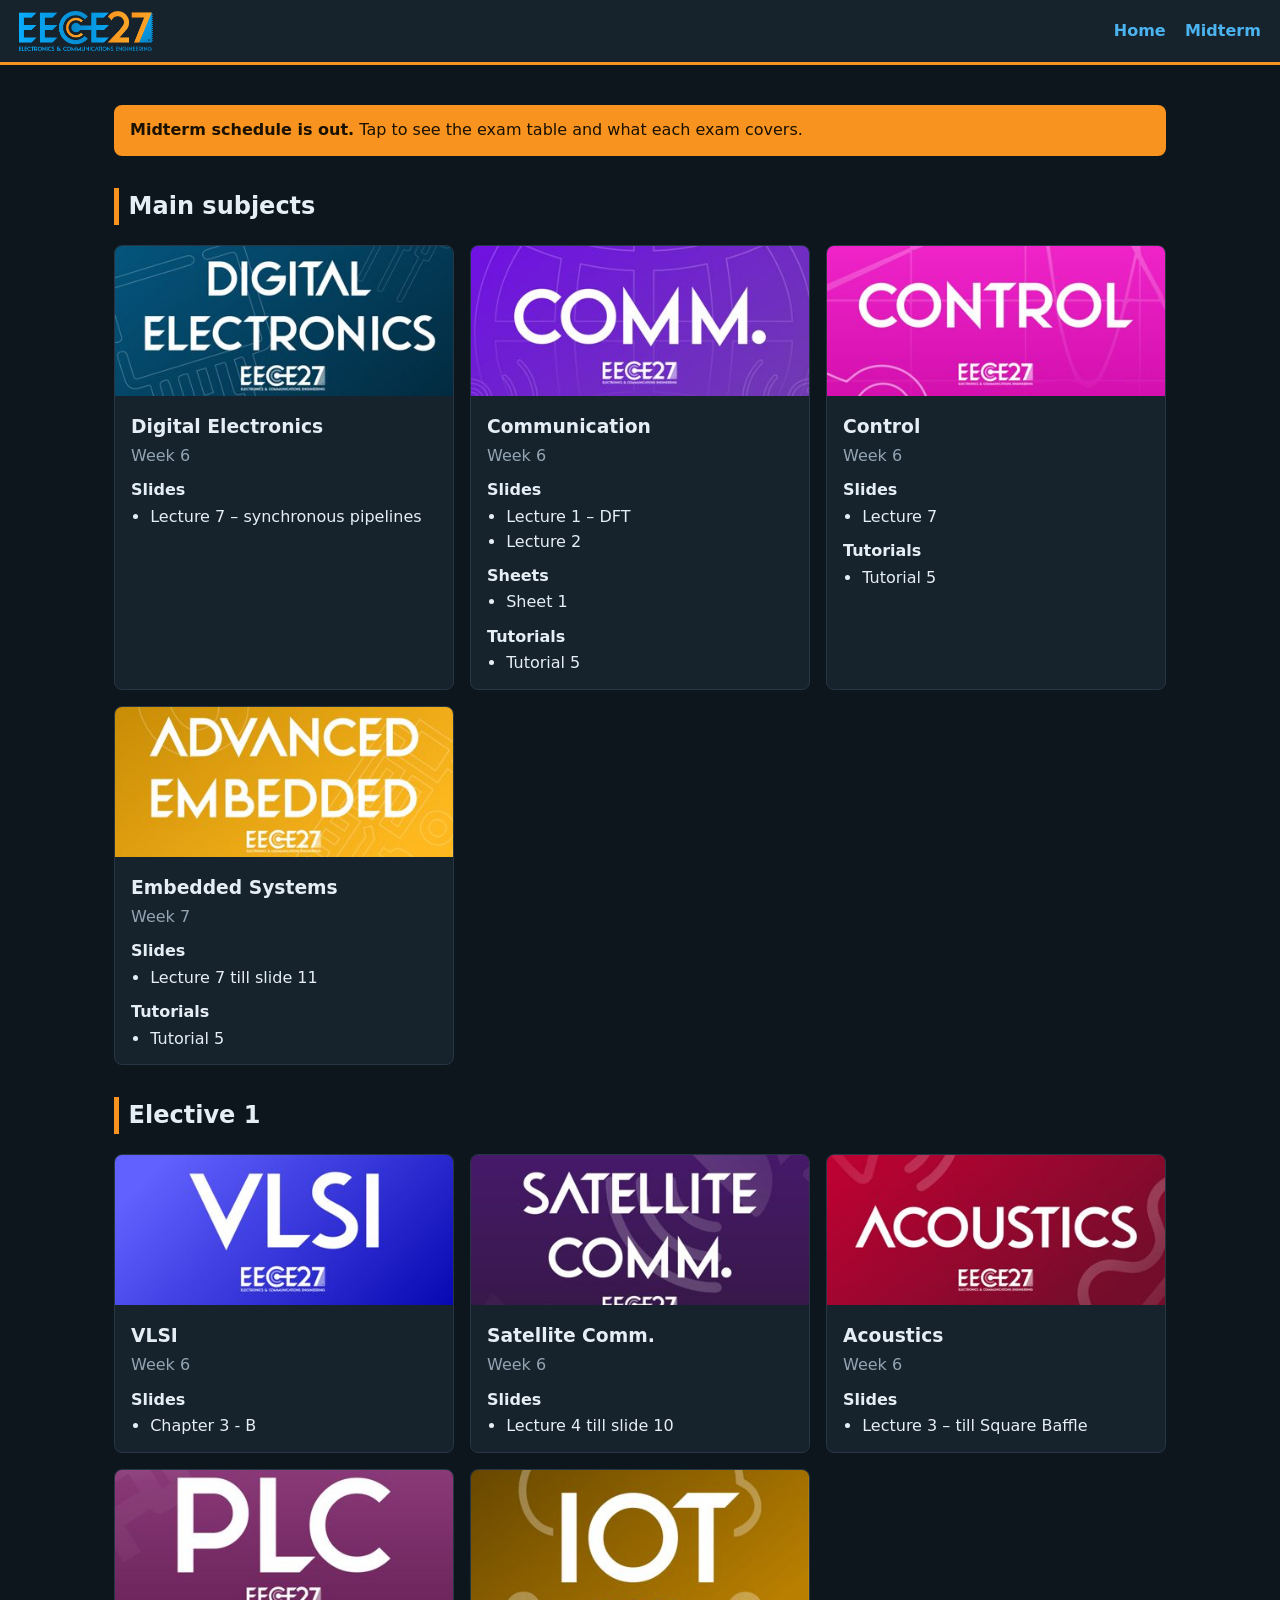
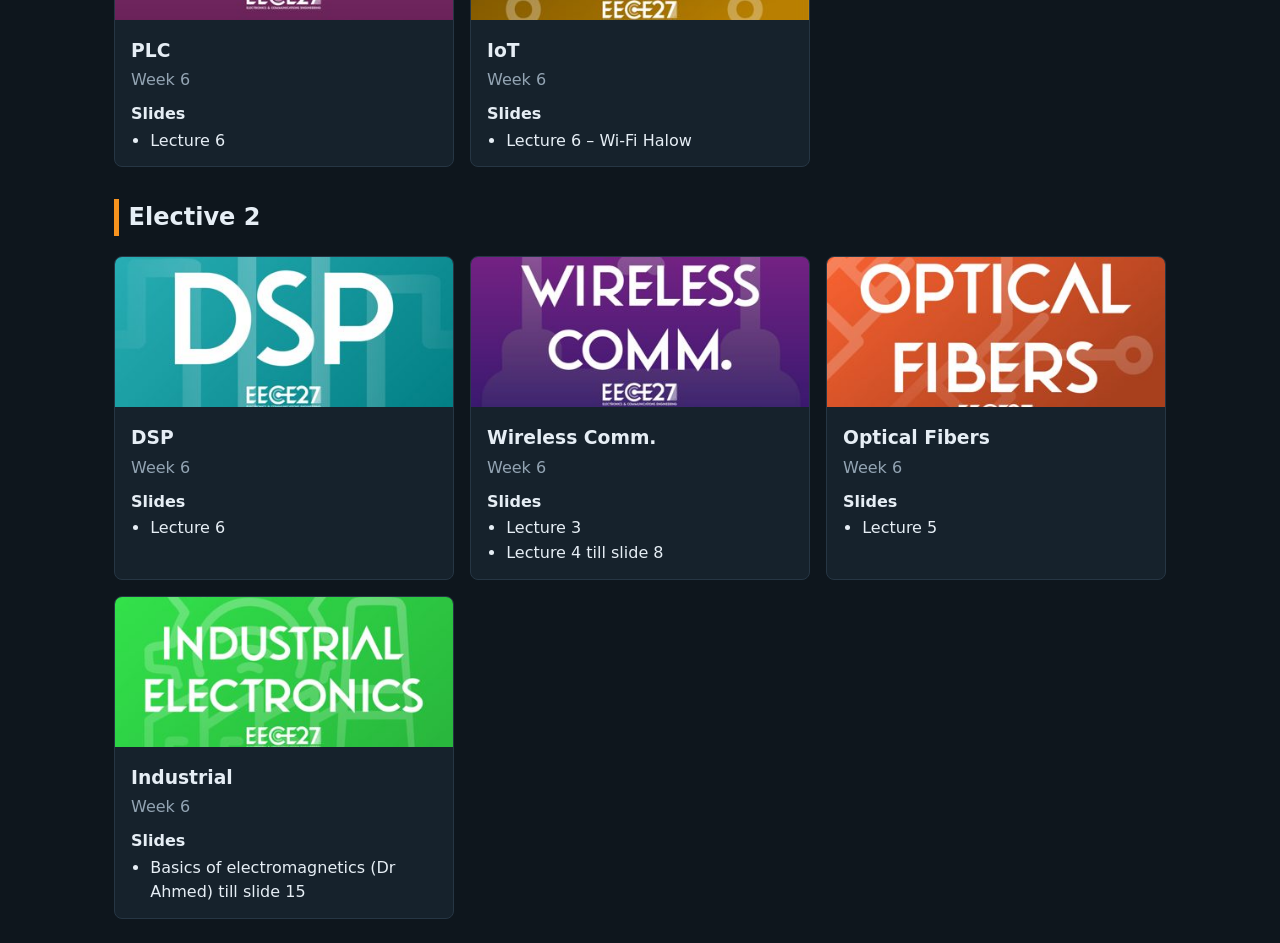
<file: index.html>
<!DOCTYPE html>
<html lang="en"><head><meta charset="utf-8"><meta name="viewport" content="width=device-width,initial-scale=1">
<title>Home</title><link rel="stylesheet" href="style.css">
<link rel="icon" type="image/x-icon" href="img/EECE27.png">
</head>
<body><header><a href="index.html"><img src="img/logo.png" alt="EECE27" height="40"></a><nav id="nav"></nav></header>
<main id="app">Loading…</main>
<script src="app.js"></script><script>homePage()</script></body></html>
</file>
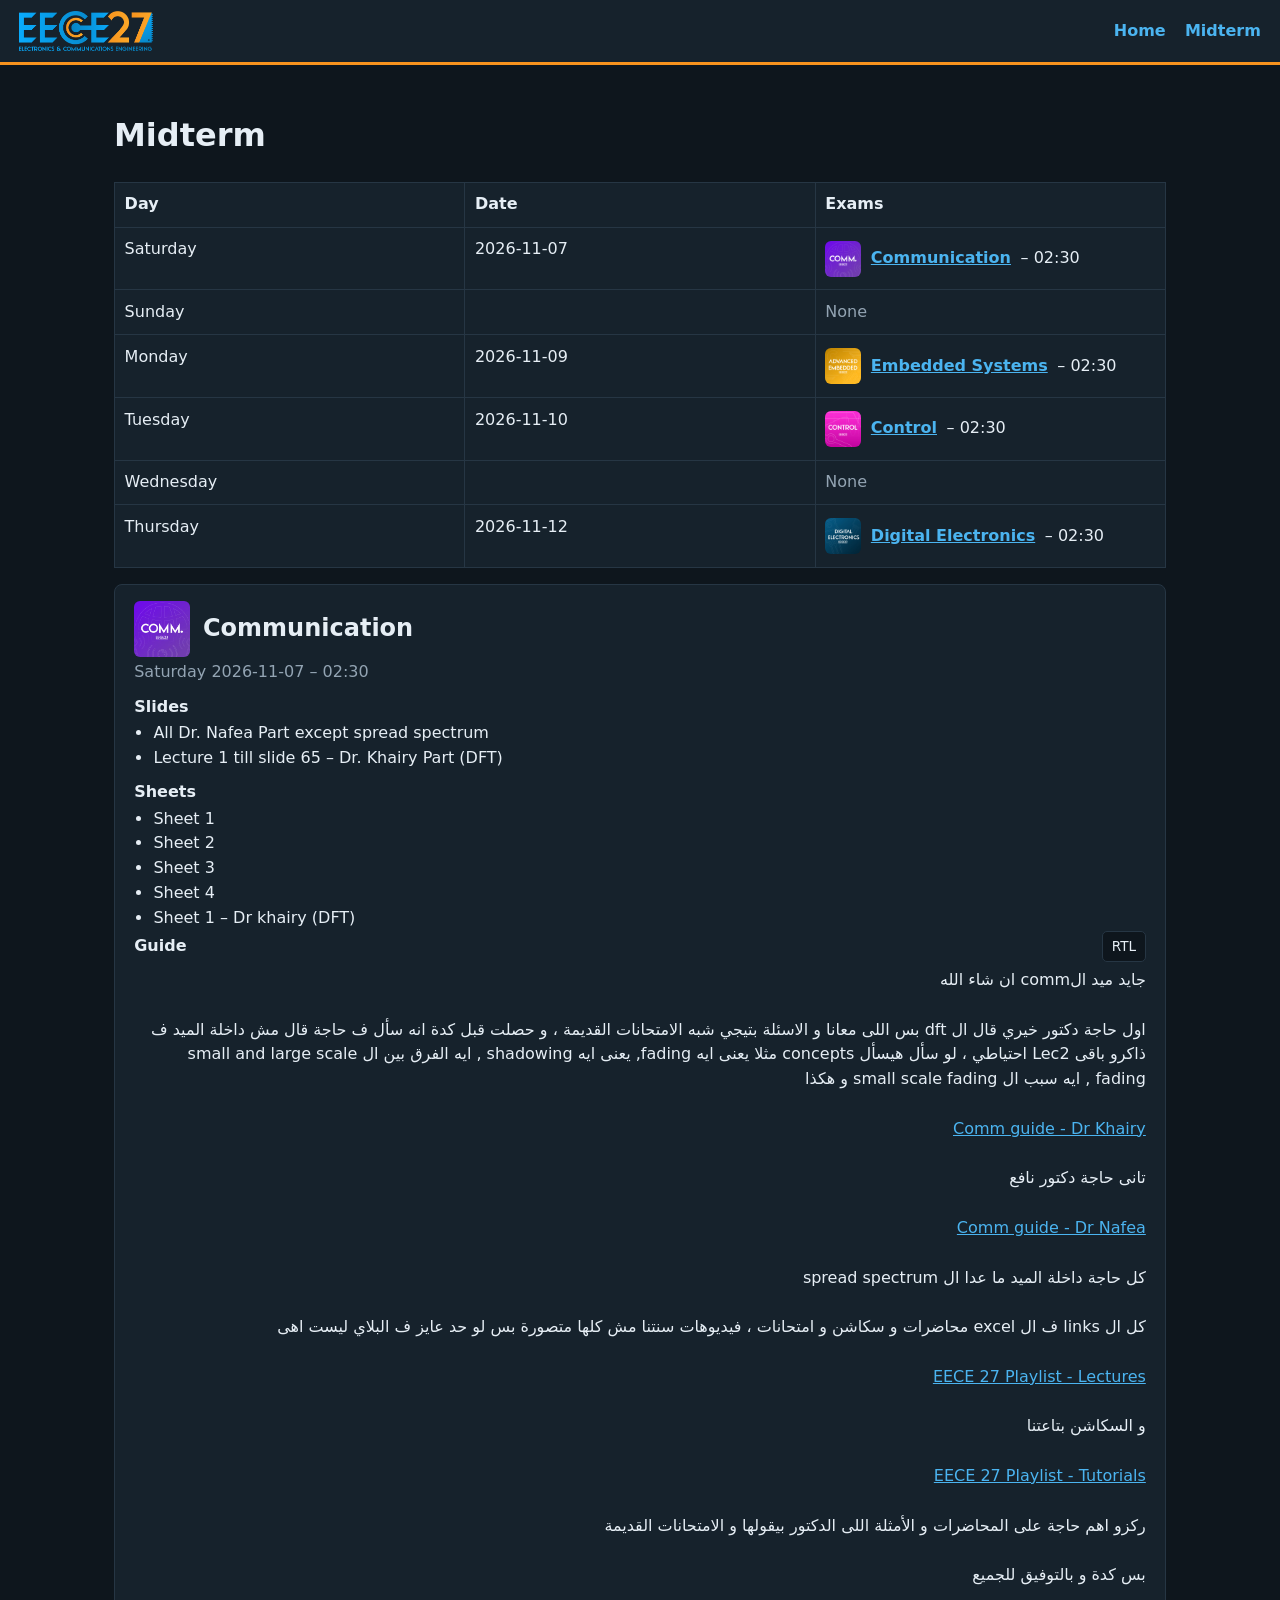
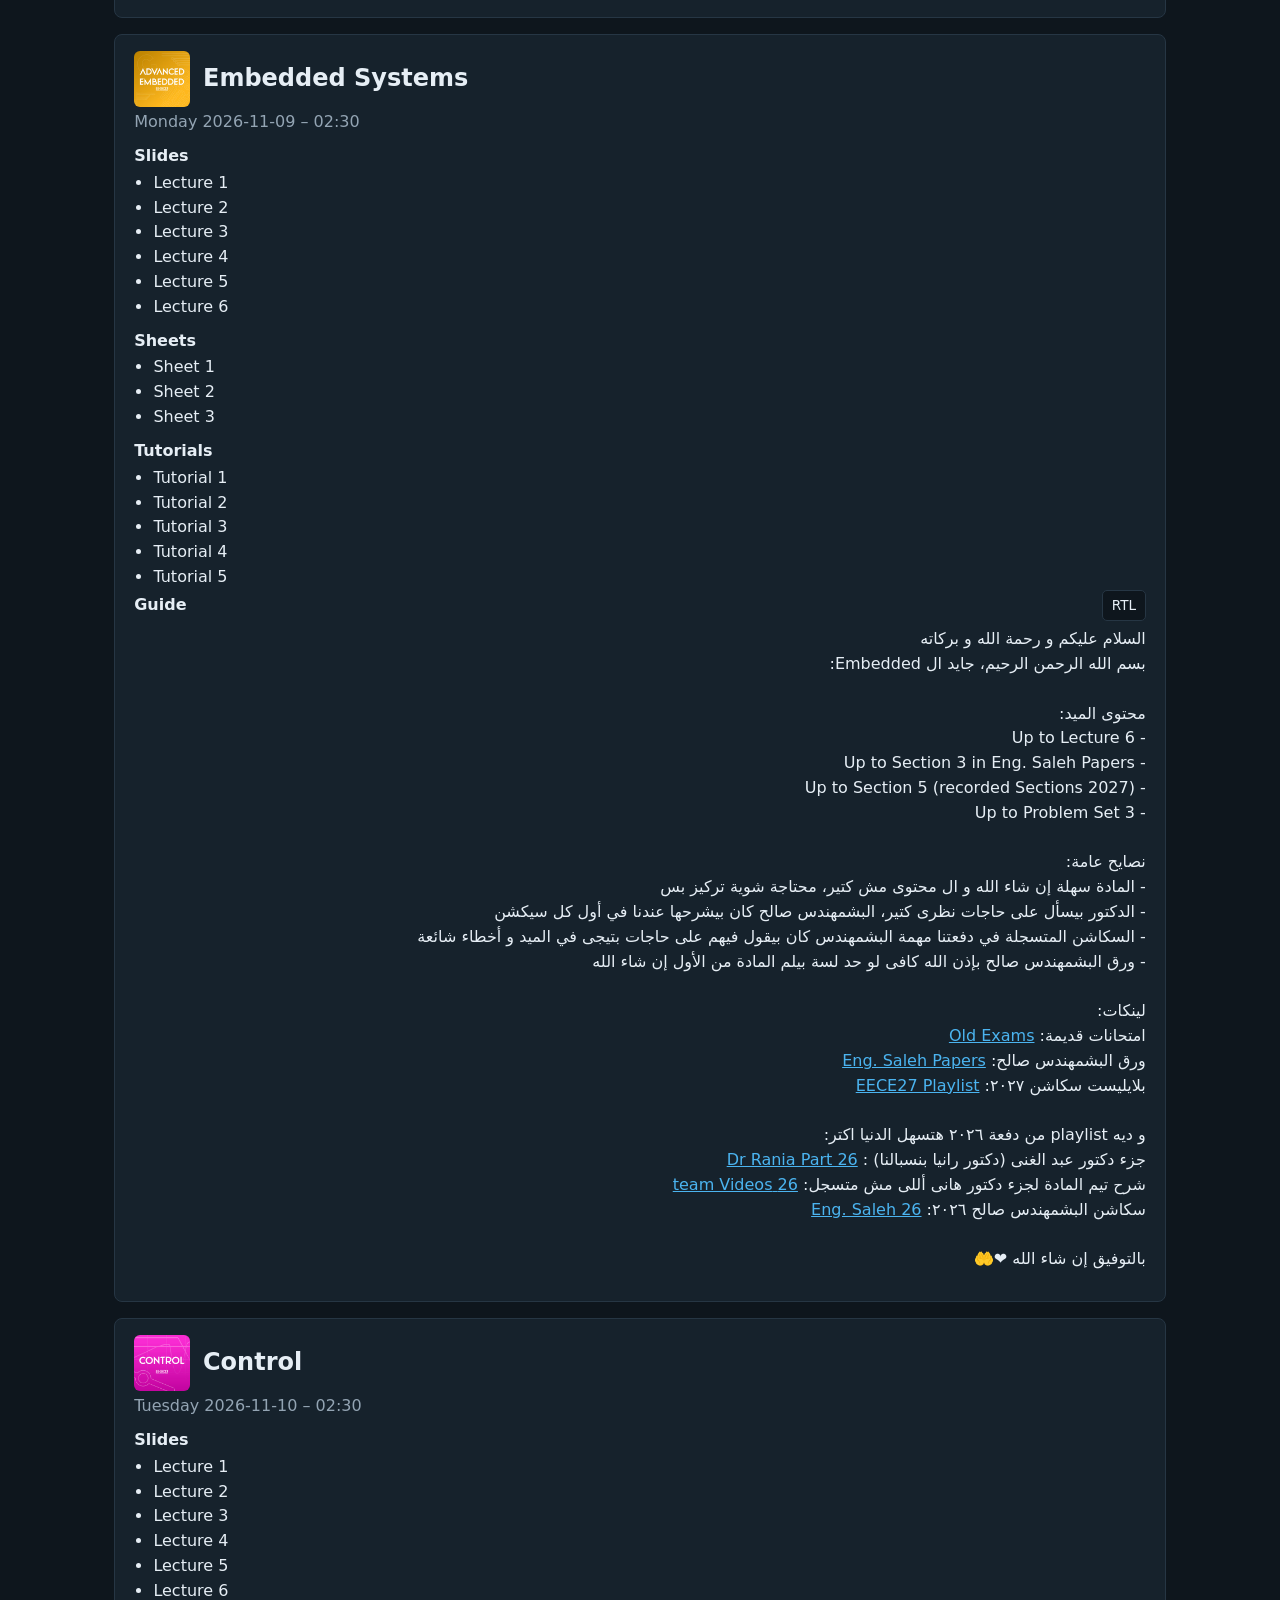
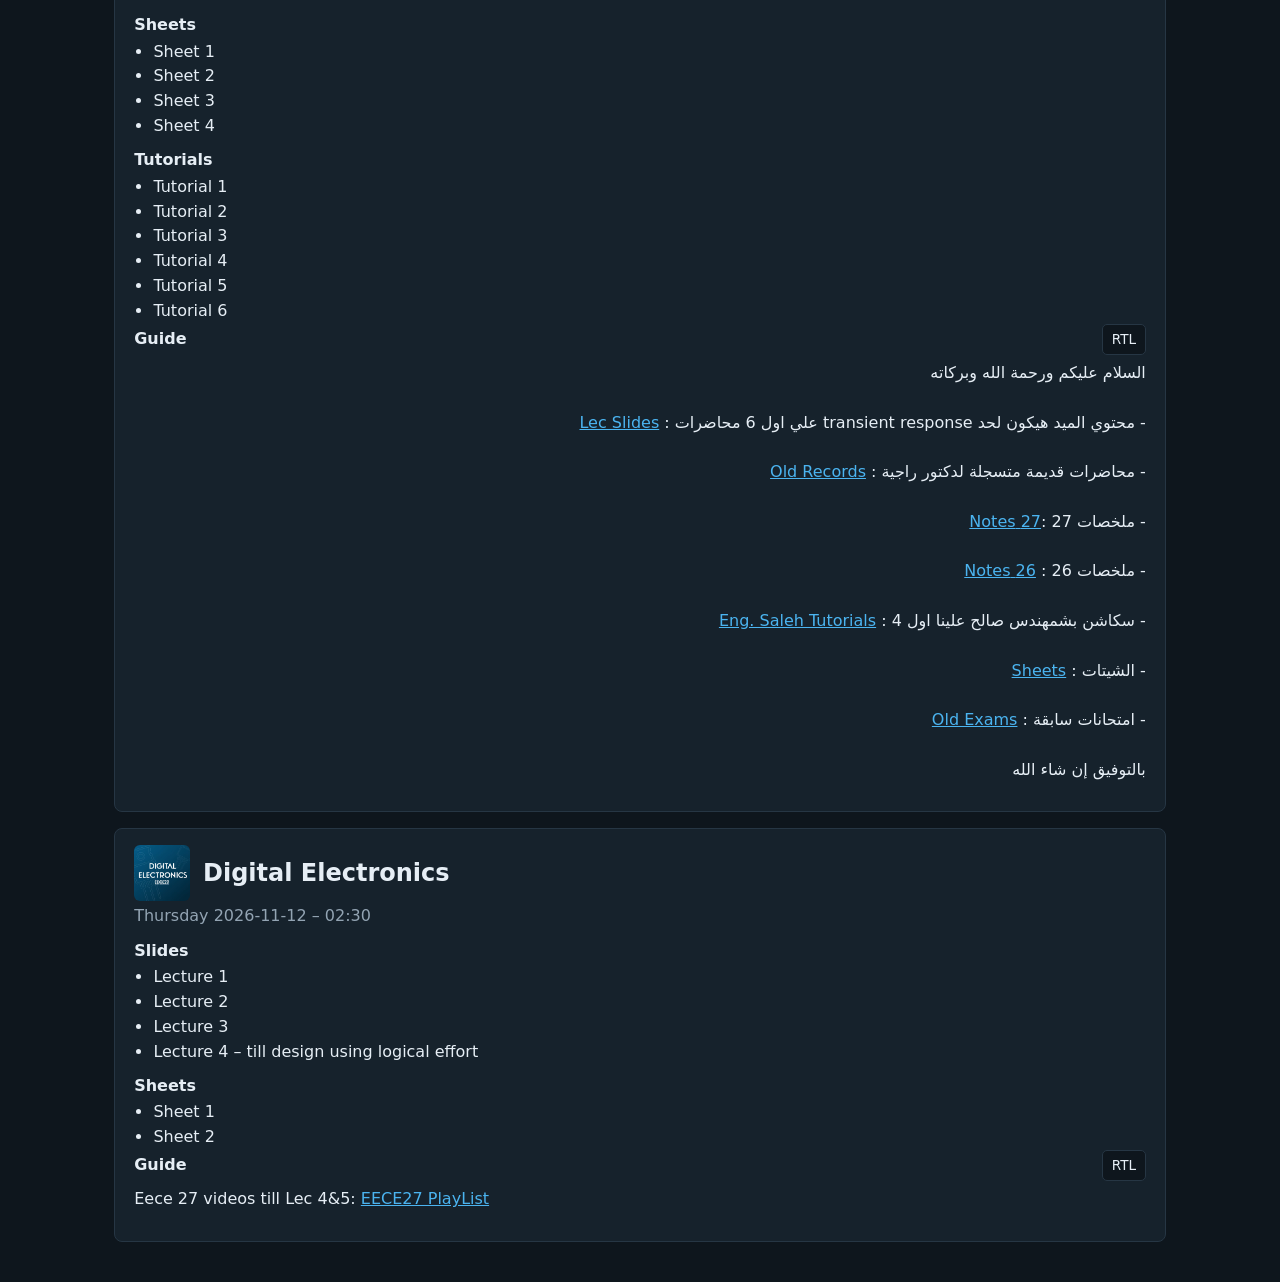
<file: midterm.html>
<!DOCTYPE html>
<html lang="en"><head><meta charset="utf-8"><meta name="viewport" content="width=device-width,initial-scale=1">
<title>Midterm</title><link rel="stylesheet" href="style.css">
<link rel="icon" type="image/x-icon" href="img/EECE27.png">
</head>
<body><header><a href="index.html"><img src="img/logo.png" alt="EECE27" height="40"></a><nav id="nav"></nav></header>
<main id="app">Loading…</main>
<script src="app.js"></script><script>midtermPage()</script></body></html>
</file>
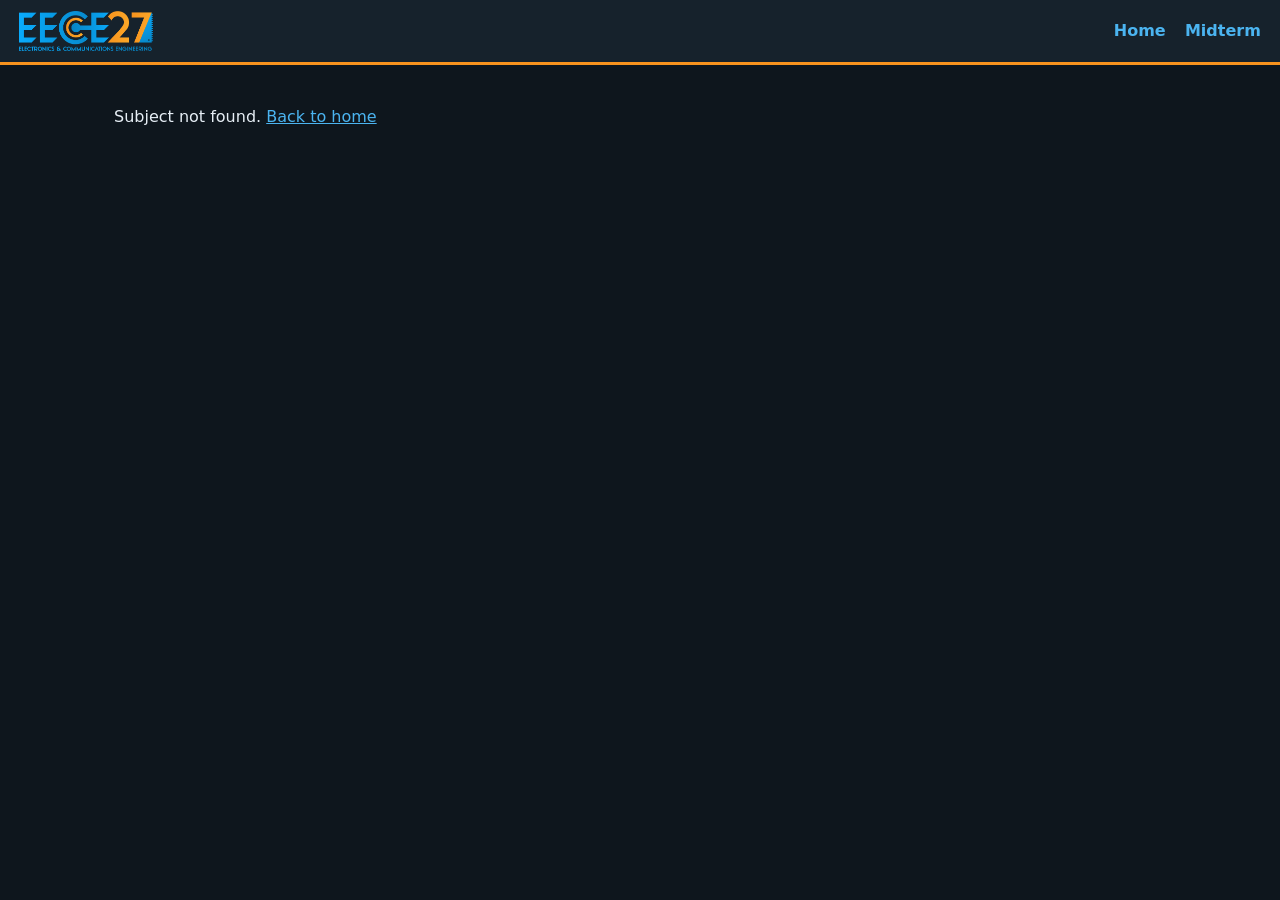
<file: subject.html>
<!DOCTYPE html>
<html lang="en"><head><meta charset="utf-8"><meta name="viewport" content="width=device-width,initial-scale=1">
<title>Subject</title><link rel="stylesheet" href="style.css">
<link rel="icon" type="image/x-icon" href="img/EECE27.png">
</head>
<body><header><a href="index.html"><img src="img/logo.png" alt="EECE27" height="40"></a><nav id="nav"></nav></header>
<main id="app">Loading…</main>
<script src="app.js"></script><script>subjectPage()</script></body></html>
</file>
<file: style.css>
:root{color-scheme:dark;--bg:#0e161d;--card:#16222c;--text:#e6eef5;--muted:#93a4b3;--blue:#4bb4f0;--orange:#f7931e;--line:#263644}
:root[data-theme="light"]{color-scheme:light;--bg:#f5f8fb;--card:#fff;--text:#14212b;--muted:#5d6d7a;--blue:#0b8fd6;--line:#dbe4ec}
*{box-sizing:border-box}
body{min-width:320px;margin:0;background:var(--bg);color:var(--text);font:16px/1.55 system-ui,sans-serif}
a{color:var(--blue);transition:color .3s ease}
body,header,.card,.panel,.sched,.sched th,.sched td,.theme-toggle{transition:background-color .3s ease,color .3s ease,border-color .3s ease}
header{display:flex;justify-content:space-between;align-items:center;gap:.75rem;padding:.7rem 1.2rem;background:var(--card);border-bottom:3px solid var(--orange)}
header>a{flex:none}
header>a img{display:block;width:auto;height:40px;max-width:min(100%,160px);object-fit:contain}
nav{display:flex;align-items:center;justify-content:flex-end;flex-wrap:wrap;gap:.5rem 1.2rem}
nav a{ text-decoration:none;font-weight:600}
.theme-toggle{margin-left:1.2rem;padding:.45rem .7rem;border:1px solid var(--line);border-radius:6px;background:var(--bg);color:var(--text);font:inherit;font-weight:600;cursor:pointer}
.theme-toggle:hover{border-color:var(--blue)}
main{width:100%;max-width:1100px;margin:auto;padding:clamp(.8rem,3vw,1.5rem)}
h2{margin-top:2rem;border-left:5px solid var(--orange);padding-left:.6rem}
.muted{color:var(--muted);margin:.2rem 0}
.grid{display:grid;grid-template-columns:repeat(auto-fit,minmax(min(100%,270px),1fr));gap:1rem}
.card,.panel{background:var(--card);border:1px solid var(--line);border-radius:8px;overflow:hidden}
.panel{padding:1rem 1.2rem;margin:1rem 0}
.card img{width:100%;height:150px;object-fit:cover;display:block}
.card .body{padding:.8rem 1rem}
.card h3{margin:.2rem 0}.card h3 a{color:inherit;text-decoration:none}
.kind h4{margin:.6rem 0 .1rem}.kind ul{margin:0;padding-left:1.2rem}
.banner{display:block;margin:1rem 0;padding:.8rem 1rem;background:var(--orange);color:#1a1100;border-radius:8px;text-decoration:none}
.sched{width:100%;border-collapse:collapse;background:var(--card);table-layout:fixed}
.sched th,.sched td{border:1px solid var(--line);padding:.6rem;text-align:left;vertical-align:top}
.guide{margin-bottom:.8rem}
.guide-content{overflow-wrap:anywhere}
.guide-toolbar{display:flex;align-items:center;justify-content:space-between;margin-bottom:.4rem}
.guide-direction{padding:.25rem .55rem;border:1px solid var(--line);border-radius:5px;background:var(--bg);color:var(--text);font:inherit;font-size:.85rem;cursor:pointer}
.guide-direction:hover{border-color:var(--blue)}
.guide-content[dir="rtl"]{text-align:right}
.guide-content[dir="ltr"]{text-align:left}
.logo{object-fit:cover;border-radius:6px;flex:none}
.logo.sm{width:36px;height:36px}.logo.md{width:56px;height:56px}.logo.lg{width:96px;height:96px}
.title{display:flex;align-items:center;gap:.8rem}
.title h1,.title h2{margin:0}.title h2{border:0;padding:0}
.exam{display:flex;align-items:center;gap:.6rem;margin:.2rem 0}
@media(max-width:640px){
  header{flex-wrap:wrap;padding:.65rem .85rem}
  nav{width:100%;justify-content:center;gap:.5rem 1rem}
  .theme-toggle{margin-left:0}
  .sched{display:block;width:100%;font-size:.95rem;background:none}
  .sched thead{display:none}
  .sched tbody{display:grid;gap:.75rem}
  .sched tbody tr{display:grid;grid-template-columns:1fr 1fr;background:var(--card);border:1px solid var(--line);border-radius:8px;overflow:hidden}
  .sched tbody td{display:flex;gap:.5rem;min-width:0;padding:.6rem;border:0}
  .sched tbody td::before{flex:none;width:3.2rem;font-weight:700}
  .sched tbody td:nth-child(1)::before{content:"Day"}
  .sched tbody td:nth-child(2)::before{content:"Date"}
  .sched tbody td:nth-child(3){grid-column:1/-1;border-top:1px solid var(--line)}
  .sched tbody td:nth-child(3)::before{content:"Exams"}
  .exam{flex-wrap:wrap}
}
@media(max-width:420px){
  .title{align-items:flex-start}
  .logo.lg{width:72px;height:72px}
  .title h1{font-size:1.45rem}
  .panel{padding:.85rem}
  .sched tbody tr{grid-template-columns:1fr}
  .sched tbody td:nth-child(3){grid-column:auto}
}
@media(prefers-reduced-motion:reduce){body,header,.card,.panel,.sched,.sched th,.sched td,.theme-toggle,a{transition:none}}
</file>
